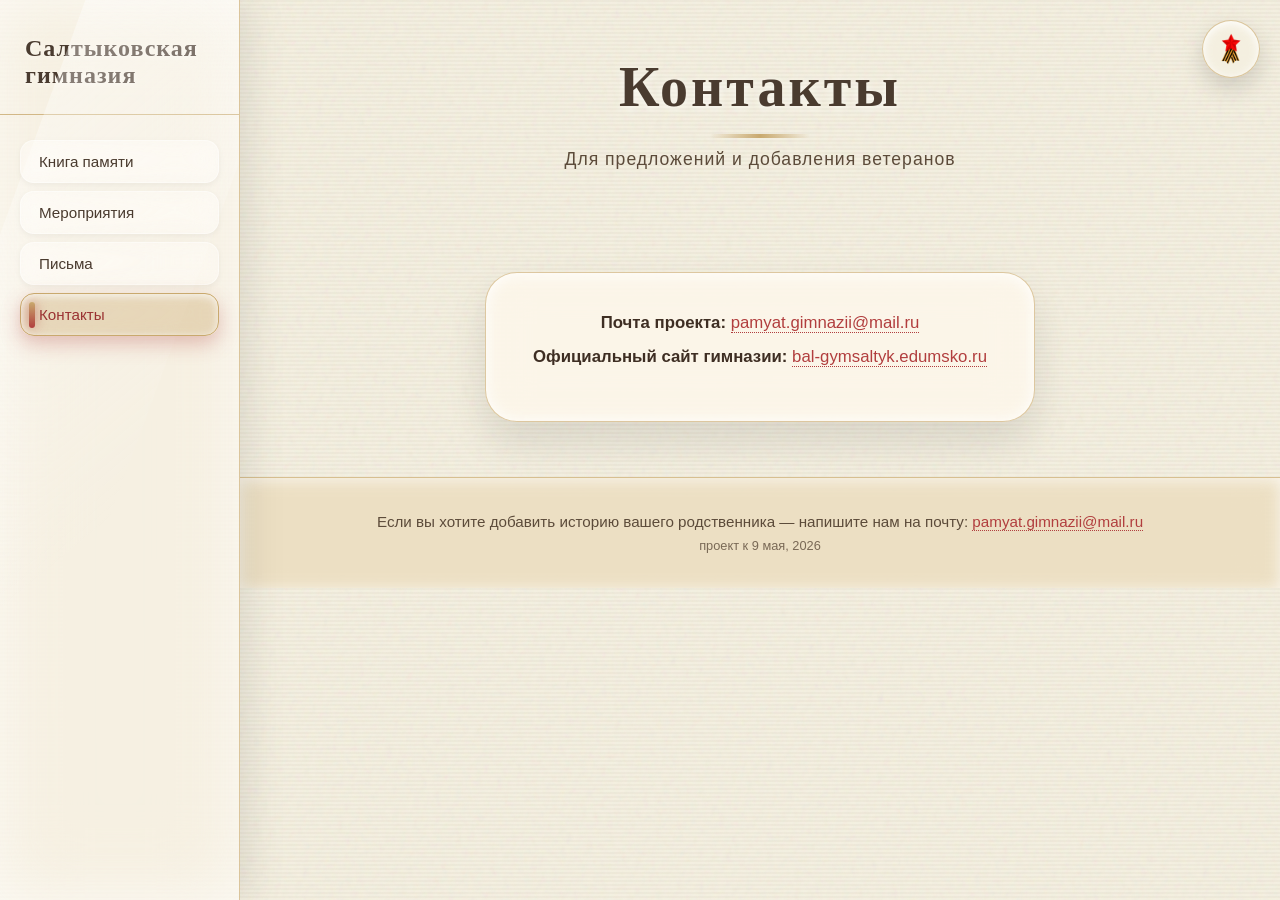
<file: contacts.html>
<!DOCTYPE html>
<html lang="ru">
<head>
    <meta charset="UTF-8">
    <meta name="viewport" content="width=device-width, initial-scale=1.0">
    <title>Контакты — Салтыковская гимназия</title>
    <meta http-equiv="X-Content-Type-Options" content="nosniff">
    <meta name="referrer" content="no-referrer-when-downgrade">
    <meta http-equiv="Content-Security-Policy" content="default-src 'self'; style-src 'self' 'unsafe-inline' https://fonts.googleapis.com; font-src 'self' https://fonts.gstatic.com; script-src 'self' 'unsafe-inline'; img-src 'self' data:; connect-src 'self';">
    <link rel="preconnect" href="https://fonts.googleapis.com">
    <link rel="preconnect" href="https://fonts.gstatic.com" crossorigin>
    <link href="https://fonts.googleapis.com/css2?family=Cormorant+Garamond:wght@400;600&family=Inter:wght@300;400;500&display=swap" rel="stylesheet">
    <link rel="stylesheet" href="style.css">
</head>
<body>
    <nav id="sidebar" class="sidebar">
        <div class="sidebar-header"><span class="sidebar-title">Салтыковская гимназия</span></div>
        <ul class="sidebar-nav">
            <li><a href="index.html">Книга памяти</a></li>
            <li><a href="events.html">Мероприятия</a></li>
            <li><a href="letters.html">Письма</a></li>
            <li><a href="contacts.html" class="active">Контакты</a></li>
        </ul>
    </nav>

    <button id="menu-toggle" class="menu-toggle" aria-label="Открыть меню">
        <img src="star-icon.png" alt="Меню" class="menu-icon-img">
    </button>

    <main class="content">
        <section class="intro">
            <h1>Контакты</h1>
            <p class="subtitle">Для предложений и добавления ветеранов</p>
        </section>
        <div class="contacts-block">
            <p><strong>Почта проекта:</strong> <a href="mailto:pamyat.gimnazii@mail.ru">pamyat.gimnazii@mail.ru</a></p>
            <p><strong>Официальный сайт гимназии:</strong> <a href="https://bal-gymsaltyk.edumsko.ru" target="_blank" rel="noopener">bal-gymsaltyk.edumsko.ru</a></p>
        </div>
    </main>

    <footer class="footer">
        <p>Если вы хотите добавить историю вашего родственника — напишите нам на почту: <a href="mailto:pamyat.gimnazii@mail.ru">pamyat.gimnazii@mail.ru</a></p>
        <p class="small">проект к 9 мая, 2026</p>
    </footer>

    <script src="script.js"></script>
</body>
</html>
</file>
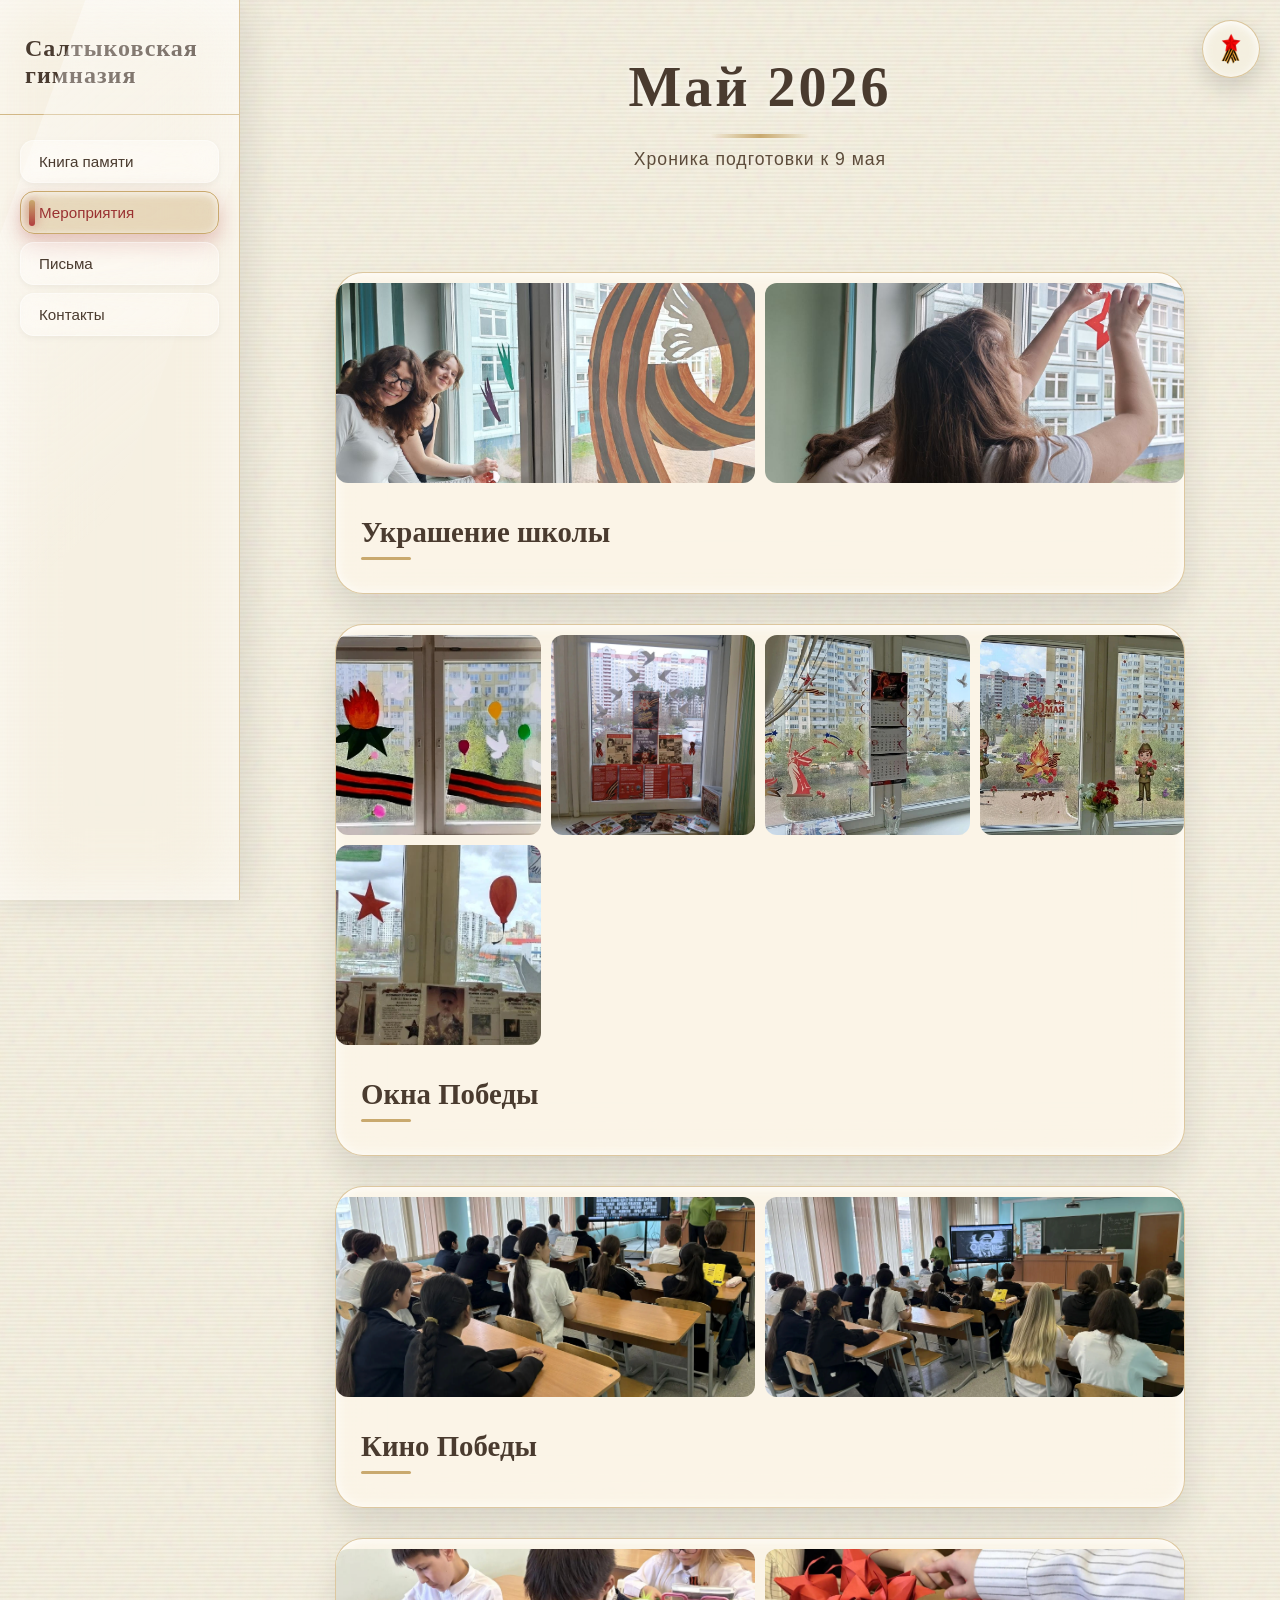
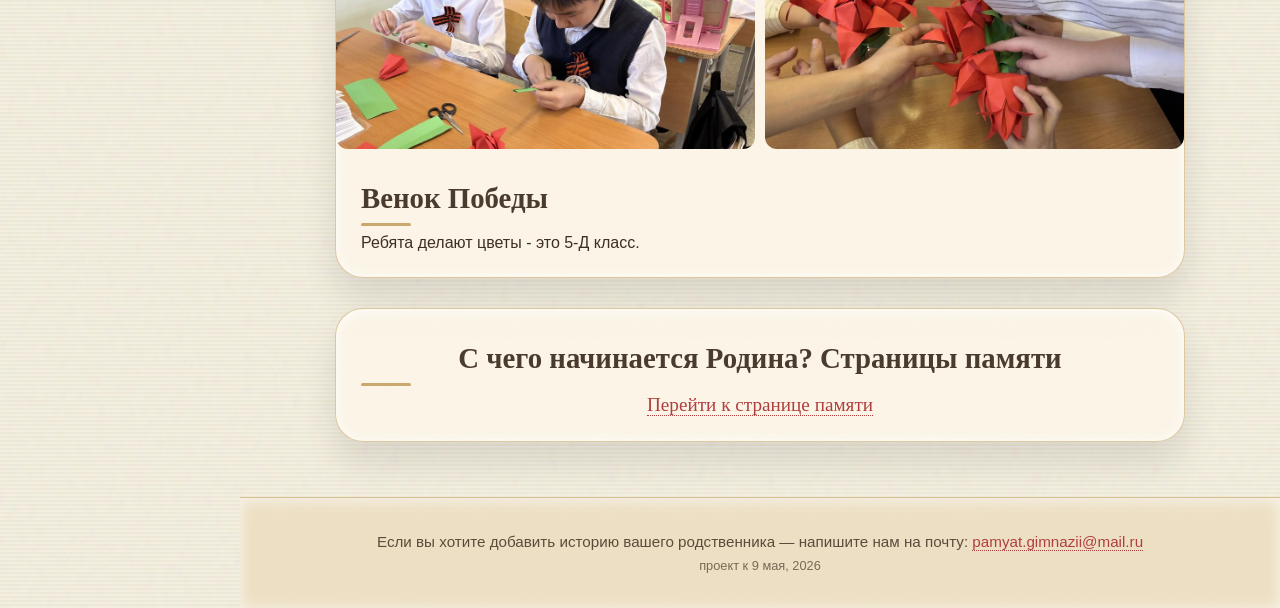
<file: events.html>
<!DOCTYPE html>
<html lang="ru">
<head>
    <meta charset="UTF-8">
    <meta name="viewport" content="width=device-width, initial-scale=1.0">
    <title>Мероприятия — Салтыковская гимназия</title>
    <meta http-equiv="X-Content-Type-Options" content="nosniff">
    <meta name="referrer" content="no-referrer-when-downgrade">
    <meta http-equiv="Content-Security-Policy" content="default-src 'self'; style-src 'self' 'unsafe-inline' https://fonts.googleapis.com; font-src 'self' https://fonts.gstatic.com; script-src 'self' 'unsafe-inline'; img-src 'self' data:; connect-src 'self';">
    <link rel="preconnect" href="https://fonts.googleapis.com">
    <link rel="preconnect" href="https://fonts.gstatic.com" crossorigin>
    <link href="https://fonts.googleapis.com/css2?family=Cormorant+Garamond:wght@400;600&family=Inter:wght@300;400;500&display=swap" rel="stylesheet">
    <link rel="stylesheet" href="style.css">
    <style>
        /* Галерея внутри карточки мероприятия */
        .event-gallery {
            display: grid;
            grid-template-columns: repeat(auto-fit, minmax(200px, 1fr));
            gap: 10px;
            margin-top: 10px;
        }
        .event-gallery img {
            width: 100%;
            height: 200px;
            object-fit: cover;
            border-radius: 12px;
            background: #E2D7C1;
        }
        @media (max-width: 768px) {
            .event-gallery {
                grid-template-columns: repeat(auto-fit, minmax(140px, 1fr));
                gap: 8px;
            }
            .event-gallery img {
                height: 160px;
            }
        }
    </style>
</head>
<body>
    <nav id="sidebar" class="sidebar">
        <div class="sidebar-header"><span class="sidebar-title">Салтыковская гимназия</span></div>
        <ul class="sidebar-nav">
            <li><a href="index.html">Книга памяти</a></li>
            <li><a href="events.html" class="active">Мероприятия</a></li>
            <li><a href="letters.html">Письма</a></li>
            <li><a href="contacts.html">Контакты</a></li>
        </ul>
    </nav>

    <button id="menu-toggle" class="menu-toggle" aria-label="Открыть меню">
        <img src="star-icon.png" alt="Меню" class="menu-icon-img">
    </button>

    <main class="content">
        <section class="intro">
            <h1>Май 2026</h1>
            <p class="subtitle">Хроника подготовки к 9 мая</p>
        </section>
        <div class="events-feed">

            <!-- Украшение школы (галерея) -->
            <div class="event-card">
                <div class="event-gallery">
                    <img src="school-decoration1.jpg" alt="Украшение школы" onerror="this.style.display='none'; this.parentElement.innerHTML+='<div style=\'width:100%;height:200px;background:#D3C7A6;display:flex;align-items:center;justify-content:center;border-radius:12px;color:#5C4B3A;\'>Фото недоступно</div>'">
                    <img src="school-decoration.jpg" alt="Украшение школы" onerror="this.style.display='none'; this.parentElement.innerHTML+='<div style=\'width:100%;height:200px;background:#D3C7A6;display:flex;align-items:center;justify-content:center;border-radius:12px;color:#5C4B3A;\'>Фото недоступно</div>'">
                </div>
                <div class="event-info">
                    <h3>Украшение школы</h3>
                </div>
            </div>

            <!-- Окна Победы (галерея) -->
            <div class="event-card">
                <div class="event-gallery">
                    <img src="Windows-of-Victory.png" alt="Окна Победы" onerror="this.style.display='none'; this.parentElement.innerHTML+='<div style=\'width:100%;height:200px;background:#D3C7A6;display:flex;align-items:center;justify-content:center;border-radius:12px;color:#5C4B3A;\'>Фото недоступно</div>'">
                    <img src="Windows-of-Victory1.png" alt="Окна Победы" onerror="this.style.display='none'; this.parentElement.innerHTML+='<div style=\'width:100%;height:200px;background:#D3C7A6;display:flex;align-items:center;justify-content:center;border-radius:12px;color:#5C4B3A;\'>Фото недоступно</div>'">
                    <img src="Windows-of-Victory2.png" alt="Окна Победы" onerror="this.style.display='none'; this.parentElement.innerHTML+='<div style=\'width:100%;height:200px;background:#D3C7A6;display:flex;align-items:center;justify-content:center;border-radius:12px;color:#5C4B3A;\'>Фото недоступно</div>'">
                    <img src="Windows-of-Victory3.png" alt="Окна Победы" onerror="this.style.display='none'; this.parentElement.innerHTML+='<div style=\'width:100%;height:200px;background:#D3C7A6;display:flex;align-items:center;justify-content:center;border-radius:12px;color:#5C4B3A;\'>Фото недоступно</div>'">
                    <img src="Windows-of-Victory4.png" alt="Окна Победы" onerror="this.style.display='none'; this.parentElement.innerHTML+='<div style=\'width:100%;height:200px;background:#D3C7A6;display:flex;align-items:center;justify-content:center;border-radius:12px;color:#5C4B3A;\'>Фото недоступно</div>'">
                </div>
                <div class="event-info">
                    <h3>Окна Победы</h3>
                </div>
            </div>

            <!-- Кино Победы -->
            <div class="event-card">
                <div class="event-gallery">
                    <img src="CinemaVictories.png" alt="Кино Победы" onerror="this.style.display='none'; this.parentElement.innerHTML+='<div style=\'width:100%;height:200px;background:#D3C7A6;display:flex;align-items:center;justify-content:center;border-radius:12px;color:#5C4B3A;\'>Фото недоступно</div>'">
                    <img src="CinemaVictories1.png" alt="Кино Победы" onerror="this.style.display='none'; this.parentElement.innerHTML+='<div style=\'width:100%;height:200px;background:#D3C7A6;display:flex;align-items:center;justify-content:center;border-radius:12px;color:#5C4B3A;\'>Фото недоступно</div>'">
                </div>
                <div class="event-info">
                    <h3>Кино Победы</h3>
                </div>
            </div>

            <!-- Венок Победы -->
            <div class="event-card">
                <div class="event-gallery">
                    <img src="VictoryWreath.png" alt="Венок Победы" onerror="this.style.display='none'; this.parentElement.innerHTML+='<div style=\'width:100%;height:200px;background:#D3C7A6;display:flex;align-items:center;justify-content:center;border-radius:12px;color:#5C4B3A;\'>Фото недоступно</div>'">
                    <img src="VictoryWreath1.png" alt="Венок Победы" onerror="this.style.display='none'; this.parentElement.innerHTML+='<div style=\'width:100%;height:200px;background:#D3C7A6;display:flex;align-items:center;justify-content:center;border-radius:12px;color:#5C4B3A;\'>Фото недоступно</div>'">
                </div>
                <div class="event-info">
                    <h3>Венок Победы</h3>
                    <p>Ребята делают цветы - это 5-Д класс.</p>
                </div>
            </div>

            <!-- С чего начинается Родина? Страницы памяти -->
            <div class="event-card">
                <div class="event-info" style="text-align: center;">
                    <h3>С чего начинается Родина? Страницы памяти</h3>
                    <a href="https://padwork.ru/p/168e69a7-6074-473e-8041-a24e1e18327f" target="_blank" rel="noopener" style="color: #B13E3E; font-family: 'Cormorant Garamond', serif; font-size: 1.2rem; text-decoration: none; border-bottom: 1px dotted #B13E3E;">Перейти к странице памяти</a>
                </div>
            </div>

        </div>
    </main>

    <footer class="footer">
        <p>Если вы хотите добавить историю вашего родственника — напишите нам на почту: <a href="mailto:pamyat.gimnazii@mail.ru">pamyat.gimnazii@mail.ru</a></p>
        <p class="small">проект к 9 мая, 2026</p>
    </footer>

    <script src="script.js"></script>
</body>
</html>
</file>
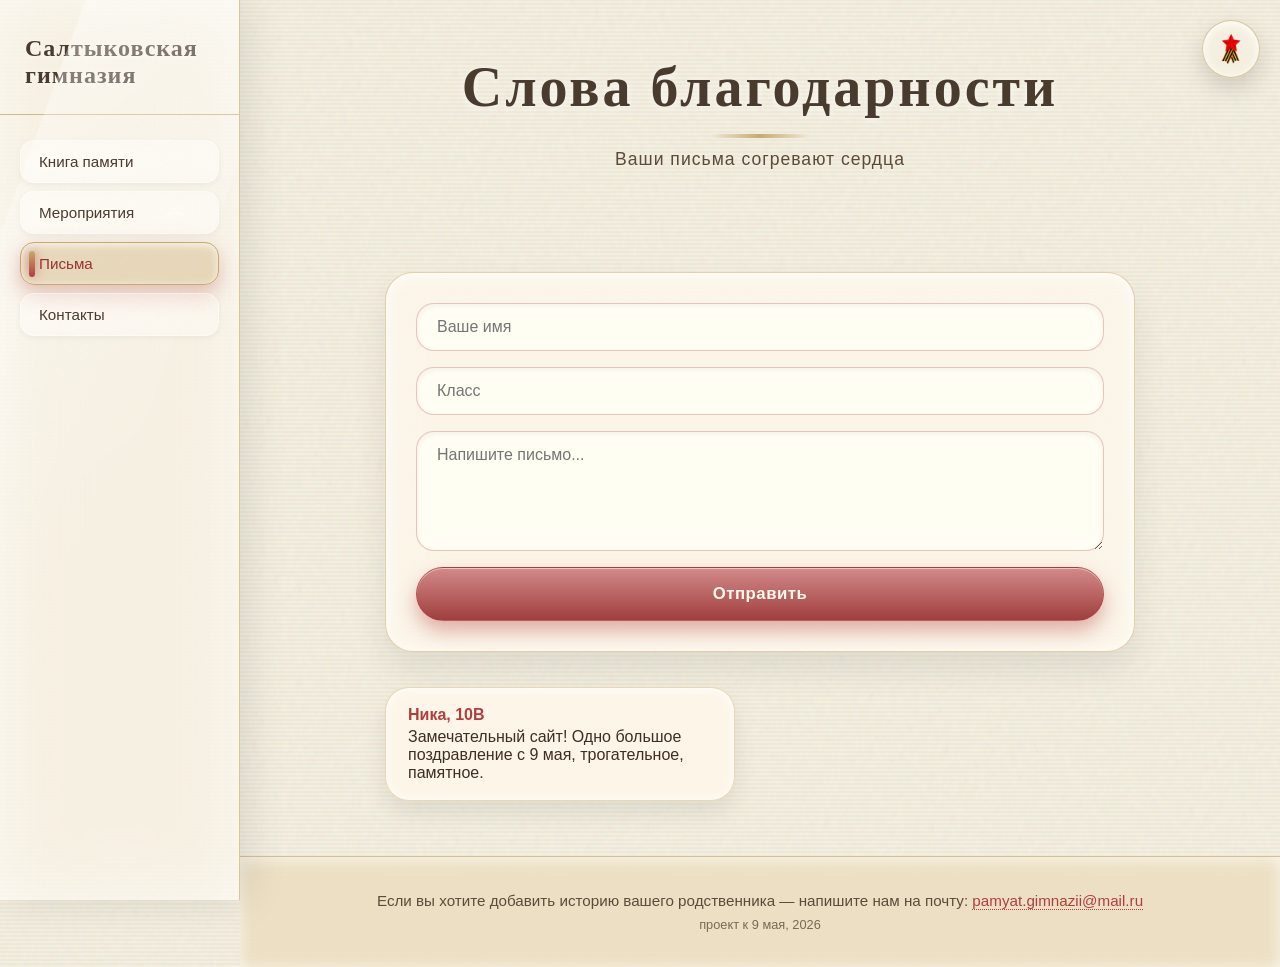
<file: letters.html>
<!DOCTYPE html>
<html lang="ru">
<head>
    <meta charset="UTF-8">
    <meta name="viewport" content="width=device-width, initial-scale=1.0">
    <title>Письма — Салтыковская гимназия</title>
    <meta http-equiv="X-Content-Type-Options" content="nosniff">
    <meta name="referrer" content="no-referrer-when-downgrade">
    <meta http-equiv="Content-Security-Policy" content="default-src 'self'; style-src 'self' 'unsafe-inline' https://fonts.googleapis.com; font-src 'self' https://fonts.gstatic.com; script-src 'self' 'unsafe-inline'; img-src 'self' data:; connect-src 'self' https://formspree.io; form-action https://formspree.io;">
    <link rel="preconnect" href="https://fonts.googleapis.com">
    <link rel="preconnect" href="https://fonts.gstatic.com" crossorigin>
    <link href="https://fonts.googleapis.com/css2?family=Cormorant+Garamond:wght@400;600&family=Inter:wght@300;400;500&display=swap" rel="stylesheet">
    <link rel="stylesheet" href="style.css">
</head>
<body>
    <nav id="sidebar" class="sidebar">
        <div class="sidebar-header"><span class="sidebar-title">Салтыковская гимназия</span></div>
        <ul class="sidebar-nav">
            <li><a href="index.html">Книга памяти</a></li>
            <li><a href="events.html">Мероприятия</a></li>
            <li><a href="letters.html" class="active">Письма</a></li>
            <li><a href="contacts.html">Контакты</a></li>
        </ul>
    </nav>

    <button id="menu-toggle" class="menu-toggle" aria-label="Открыть меню">
        <img src="star-icon.png" alt="Меню" class="menu-icon-img">
    </button>

    <main class="content">
        <section class="intro">
            <h1>Слова благодарности</h1>
            <p class="subtitle">Ваши письма согревают сердца</p>
        </section>
        <div class="letters-container">
            <form class="letter-form" id="letter-form"
                  action="https://formspree.io/f/mnjwgpwp" method="POST">
                <input type="text" name="name" id="letter-name" placeholder="Ваше имя" required>
                <input type="text" name="class" id="letter-class" placeholder="Класс" required>
                <textarea name="message" id="letter-text" placeholder="Напишите письмо..." rows="5" required></textarea>
                <button type="submit" class="btn-submit">Отправить</button>
            </form>
            <div class="published-letters" id="published-letters">
                <!-- Письмо от Ники, 10В -->
                <div class="letter-bubble">
                    <p class="letter-author">Ника, 10В</p>
                    <p>Замечательный сайт! Одно большое поздравление с 9 мая, трогательное, памятное.</p>
                </div>
                <!-- Здесь можно добавлять новые письма -->
            </div>
        </div>
    </main>

    <footer class="footer">
        <p>Если вы хотите добавить историю вашего родственника — напишите нам на почту: <a href="mailto:pamyat.gimnazii@mail.ru">pamyat.gimnazii@mail.ru</a></p>
        <p class="small">проект к 9 мая, 2026</p>
    </footer>

    <script src="script.js"></script>
</body>
</html>
</file>
<file: style.css>
/* === Базовые настройки === */
* { margin: 0; padding: 0; box-sizing: border-box; }

body {
    font-family: 'Inter', 'Segoe UI', sans-serif;
    color: #3E2E23;
    min-height: 100vh;
    position: relative;
    background: radial-gradient(ellipse at 50% 50%, rgba(0,0,0,0) 60%, rgba(0,0,0,0.15) 100%);
    background-color: #F5F0E1;
    background-image:
        repeating-linear-gradient(0deg, transparent, transparent 2px, rgba(139,119,90,0.05) 2px, rgba(139,119,90,0.05) 4px),
        url("data:image/svg+xml,%3Csvg viewBox='0 0 200 200' xmlns='http://www.w3.org/2000/svg'%3E%3Cfilter id='noise'%3E%3CfeTurbulence type='fractalNoise' baseFrequency='0.65' numOctaves='3' stitchTiles='stitch'/%3E%3C/filter%3E%3Crect width='100%' height='100%' filter='url(%23noise)' opacity='0.08'/%3E%3C/svg%3E");
    padding-left: 240px;
    cursor: url("data:image/svg+xml,%3Csvg width='26' height='26' viewBox='0 0 100 100' xmlns='http://www.w3.org/2000/svg'%3E%3Cpolygon points='50,5 61,35 93,35 67,55 76,93 50,70 24,93 33,55 7,35 39,35' fill='%23B13E3E' stroke='%23C9A96E' stroke-width='3'/%3E%3C/svg%3E") 13 13, auto;
}

/* ===== Боковая панель (усиленное стекло) ===== */
.sidebar {
    width: 240px;
    background: rgba(255, 248, 236, 0.4);
    backdrop-filter: blur(40px);
    -webkit-backdrop-filter: blur(40px);
    border-right: 1px solid rgba(201, 169, 110, 0.6);
    padding: 35px 0;
    position: fixed;
    top: 0; left: 0; bottom: 0;
    z-index: 100;
    box-shadow:
        inset 0 0 60px rgba(255,255,255,0.6),
        6px 0 40px rgba(0,0,0,0.1);
    display: flex;
    flex-direction: column;
    overflow: hidden;
}
.sidebar::before {
    content: '';
    position: absolute;
    top: -50%;
    left: -30%;
    width: 200px;
    height: 200%;
    background: linear-gradient(120deg, rgba(255,255,255,0.6) 0%, transparent 60%);
    transform: rotate(20deg);
    pointer-events: none;
}

.sidebar-header {
    padding: 0 25px 25px;
    border-bottom: 1px solid rgba(201, 169, 110, 0.8);
    margin-bottom: 25px;
}

.sidebar-title {
    font-family: 'Cormorant Garamond', serif;
    font-size: 1.5rem;
    font-weight: 600;
    color: #4A3B2F;
    letter-spacing: 1px;
    text-shadow: 0 1px 4px rgba(255,255,255,0.7);
}

.sidebar-nav { list-style: none; padding: 0 20px; flex-grow: 1; }
.sidebar-nav li { margin-bottom: 8px; }

.sidebar-nav a {
    display: block;
    padding: 12px 18px;
    color: #4A3B2F;
    text-decoration: none;
    border-radius: 14px;
    font-size: 0.95rem;
    font-weight: 400;
    background: rgba(255,255,255,0.25);
    backdrop-filter: blur(8px);
    border: 1px solid rgba(255,255,255,0.4);
    transition: all 0.3s ease;
    position: relative;
    box-shadow: 0 2px 6px rgba(0,0,0,0.05);
}

.sidebar-nav a:hover {
    background: rgba(201,169,110,0.3);
    color: #B13E3E;
    border-color: rgba(201,169,110,0.8);
    box-shadow: 0 6px 15px rgba(177,62,62,0.2);
}

.sidebar-nav a.active {
    background: rgba(201,169,110,0.4);
    color: #9A3232;
    border-color: #C9A96E;
    box-shadow: inset 0 2px 8px rgba(255,255,255,0.8), 0 8px 20px rgba(177,62,62,0.3);
    font-weight: 500;
}

.sidebar-nav a.active::before {
    content: '';
    position: absolute;
    left: 8px;
    top: 50%;
    transform: translateY(-50%);
    width: 6px; height: 26px;
    background: linear-gradient(180deg, #C9A96E, #B13E3E);
    border-radius: 4px;
    box-shadow: 0 0 12px rgba(177,62,62,0.6);
}

/* ===== Кнопка-звезда (мобильная) ===== */
.menu-toggle {
    display: none;
    position: fixed;
    top: 20px;
    right: 20px;
    left: auto;
    z-index: 200;
    background: rgba(245,240,225,0.85);
    backdrop-filter: blur(20px);
    border: 1px solid rgba(201,169,110,0.6);
    border-radius: 50%;
    width: 58px; height: 58px;
    cursor: pointer;
    box-shadow: 0 10px 25px rgba(0,0,0,0.15), inset 0 2px 10px white;
    animation: breathe 3s ease-in-out infinite;
    display: flex;
    align-items: center;
    justify-content: center;
    padding: 8px;
}

.menu-icon-img {
    width: 100%;
    height: 100%;
    object-fit: contain;
    border-radius: 50%;
}

@keyframes breathe {
    0%, 100% { transform: scale(1); box-shadow: 0 8px 20px rgba(0,0,0,0.1), inset 0 2px 8px white; }
    50% { transform: scale(1.06); box-shadow: 0 14px 30px rgba(177,62,62,0.25), inset 0 2px 14px white; }
}

/* ===== Основной контент ===== */
.content {
    max-width: 1100px;
    margin: 0 auto;
    padding: 55px 40px;
    display: flex;
    flex-direction: column;
    align-items: center;
}

.intro { text-align: center; margin-bottom: 70px; width: 100%; position: relative; }
.intro h1 {
    font-family: 'Cormorant Garamond', serif;
    font-size: 3.5rem;
    font-weight: 600;
    color: #4A3B2F;
    letter-spacing: 3px;
    margin-bottom: 0.2em;
    text-shadow: 0 2px 8px rgba(255,255,255,0.7);
}
.intro h1::after {
    content: '';
    display: block;
    width: 100px;
    height: 4px;
    margin: 15px auto 0;
    background: linear-gradient(90deg, transparent, #C9A96E, transparent);
    border-radius: 2px;
}

.subtitle {
    font-size: 1.1rem;
    color: #5C4B3A;
    letter-spacing: 1px;
    margin-bottom: 2rem;
}
.intro-text {
    max-width: 600px;
    margin: 0 auto;
    line-height: 1.8;
    font-weight: 300;
    position: relative;
}
.intro-text::first-letter {
    font-family: 'Cormorant Garamond', serif;
    font-size: 3.5rem;
    float: left;
    line-height: 0.8;
    margin-right: 8px;
    color: #B13E3E;
    font-weight: 600;
}

/* Поиск */
.search { margin-bottom: 50px; width: 100%; display: flex; justify-content: center; }
.search-row {
    display: flex; gap: 15px; flex-wrap: wrap; justify-content: center; align-items: center;
    background: rgba(255,248,236,0.75);
    backdrop-filter: blur(20px);
    padding: 10px 30px;
    border-radius: 50px;
    box-shadow: 0 15px 35px rgba(0,0,0,0.08), inset 0 1px 10px white;
    border: 1px solid rgba(201,169,110,0.5);
}

.search-row input {
    padding: 14px 24px;
    border: 1px solid rgba(177,62,62,0.25);
    border-radius: 30px;
    background: rgba(255,255,245,0.8);
    backdrop-filter: blur(5px);
    font-family: inherit;
    font-size: 0.95rem;
    outline: none;
    width: 200px;
    box-shadow: inset 0 2px 6px rgba(0,0,0,0.05);
    transition: all 0.2s;
}
.search-row input:focus {
    border-color: #B13E3E;
    box-shadow: 0 0 18px rgba(177,62,62,0.3), inset 0 2px 6px rgba(0,0,0,0.05);
    background: #fffef5;
}

.search-row button {
    padding: 14px 32px;
    background: linear-gradient(180deg, #D28A8A 0%, #A13E3E 100%);
    color: #FFF8EC;
    border: 1px solid rgba(177,62,62,0.7);
    border-radius: 30px;
    font-family: inherit;
    font-size: 1rem;
    font-weight: 500;
    cursor: pointer;
    box-shadow: 0 8px 18px rgba(177,62,62,0.4), inset 0 1px 0 rgba(255,255,255,0.5);
    position: relative;
    overflow: hidden;
    transition: all 0.2s;
}
.search-row button::after {
    content: '';
    position: absolute;
    top: -30%;
    left: -40%;
    width: 80px;
    height: 150%;
    background: rgba(255,255,255,0.3);
    transform: rotate(30deg);
    transition: left 0.5s;
}
.search-row button:hover::after {
    left: 120%;
}
.search-row button:hover {
    background: linear-gradient(180deg, #E39A9A 0%, #B14A4A 100%);
    box-shadow: 0 12px 25px rgba(177,62,62,0.6), inset 0 1px 0 rgba(255,255,255,0.6);
}

/* Сетка карточек */
.grid {
    display: grid;
    grid-template-columns: repeat(auto-fill, minmax(250px, 1fr));
    gap: 30px;
    width: 100%;
    margin-bottom: 60px;
}

/* Карточка (суперстекло) */
.card {
    background: rgba(255,248,236,0.55);
    backdrop-filter: blur(24px);
    -webkit-backdrop-filter: blur(24px);
    border-radius: 24px;
    overflow: hidden;
    border: 1px solid rgba(201,169,110,0.6);
    box-shadow:
        0 25px 45px rgba(0,0,0,0.1),
        inset 0 1px 15px rgba(255,255,255,0.8);
    transition: all 0.35s ease;
    cursor: pointer;
    display: flex;
    flex-direction: column;
    position: relative;
    opacity: 0;
    transform: translateY(30px);
    transition: opacity 0.6s ease, transform 0.6s ease;
}
.card.visible {
    opacity: 1;
    transform: translateY(0);
}
.card::before {
    content: '';
    position: absolute;
    top: -40%;
    left: -50%;
    width: 250px;
    height: 250px;
    background: radial-gradient(circle, rgba(255,255,255,0.7) 0%, transparent 70%);
    opacity: 0;
    transition: opacity 0.35s;
    pointer-events: none;
}
.card:hover::before {
    opacity: 0.5;
}
.card:hover {
    transform: translateY(-12px);
    box-shadow:
        0 35px 55px rgba(177,62,62,0.25),
        inset 0 2px 25px rgba(255,255,255,0.9);
    border-color: #C9A96E;
    background: rgba(255,252,245,0.7);
}

.card-image { width: 100%; height: 210px; overflow: hidden; background: #E2D7C1; }

/* Общие стили для всех картинок внутри карточек */
.card-image img {
    width: 100%;
    height: 100%;
    object-fit: contain;
    background: #E2D7C1;
    padding: 20px;
    transition: transform 0.4s;
}

/* Георгиевская лента — дополнительная гарантия */
.lenta-placeholder {
    width: 100%;
    height: 100%;
    object-fit: contain;
    background: #E2D7C1;
    padding: 20px;
}

.card:hover .card-image img { transform: scale(1.05); }

.no-photo {
    width: 100%; height: 100%;
    display: flex; align-items: center; justify-content: center;
    background: linear-gradient(135deg, #D3C7A6, #C2B28A);
    color: #5C4B3A;
    font-size: 1rem;
    letter-spacing: 0.5px;
}

.card-info { padding: 20px 18px; }

/* Ученик теперь нейтральный */
.card-student-name {
    font-size: 0.8rem;
    color: #7A6A5A;
    text-transform: uppercase;
    letter-spacing: 1px;
    font-weight: 500;
    margin-bottom: 6px;
}
/* Подпись «ученик —» */
.card-student-name::before {
    content: 'ученик — ';
    font-weight: 600;
    color: #7A6A5A;
}

/* Ветеран — красный акцент */
.card-veteran-name {
    font-size: 1.3rem;
    color: #B13E3E;
    font-weight: 600;
    font-family: 'Cormorant Garamond', serif;
    margin-bottom: 5px;
}

.card-years { font-size: 0.9rem; color: #7A6A5A; }

/* Модальное окно */
.modal {
    display: none; position: fixed; top: 0; left: 0; width: 100%; height: 100%;
    background: rgba(0,0,0,0.45); backdrop-filter: blur(15px);
    z-index: 1000; justify-content: center; align-items: center;
}
.modal.active { display: flex; }

.modal-content {
    background: rgba(255,248,236,0.9);
    backdrop-filter: blur(30px);
    border: 1px solid rgba(201,169,110,0.8);
    border-radius: 30px;
    padding: 40px;
    max-width: 650px; width: 90%;
    max-height: 85vh; overflow-y: auto;
    box-shadow:
        0 45px 70px rgba(0,0,0,0.35),
        inset 0 2px 25px rgba(255,255,255,0.7);
    position: relative;
}
.modal-close { position: absolute; top: 15px; right: 22px; font-size: 36px; cursor: pointer; color: #7A6A5A; transition: color 0.2s; }
.modal-close:hover { color: #B13E3E; }
.modal-photo { width: 100%; max-height: 300px; object-fit: contain; border-radius: 20px; margin-bottom: 25px; box-shadow: 0 15px 30px rgba(0,0,0,0.2); }
.modal-content h2 { color: #7A6A5A; font-size: 0.9rem; text-transform: uppercase; letter-spacing: 1px; }
.modal-content h3 { font-family: 'Cormorant Garamond', serif; font-size: 2rem; margin-bottom: 12px; color: #B13E3E; }
.modal-content p { line-height: 1.8; margin-top: 18px; color: #4A3B2F; }

/* Мероприятия */
.events-feed { display: flex; flex-direction: column; gap: 30px; width: 100%; max-width: 850px; }
.event-card {
    background: rgba(255,248,236,0.7);
    backdrop-filter: blur(22px);
    border: 1px solid rgba(201,169,110,0.6);
    border-radius: 28px;
    overflow: hidden;
    box-shadow: 0 20px 35px rgba(0,0,0,0.1), inset 0 1px 12px white;
    transition: transform 0.3s;
}
.event-card:hover { transform: translateY(-8px); }
.event-img { width: 100%; height: 220px; object-fit: cover; display: block; }
.event-placeholder { background: #D3C7A6; display: flex; align-items: center; justify-content: center; color: #5C4B3A; }
.event-info { padding: 25px; }
.event-date { color: #B13E3E; font-size: 0.9rem; font-weight: 500; letter-spacing: 0.5px; margin-bottom: 8px; }
.event-info h3 {
    font-family: 'Cormorant Garamond', serif;
    font-size: 1.8rem;
    margin: 8px 0;
    color: #4A3B2F;
    position: relative;
}
.event-info h3::after {
    content: '';
    display: block;
    width: 50px;
    height: 3px;
    background: #C9A96E;
    margin-top: 8px;
    border-radius: 2px;
}

/* Письма */
.letters-container { width: 100%; max-width: 750px; display: flex; flex-direction: column; gap: 35px; }
.letter-form {
    display: flex; flex-direction: column; gap: 16px;
    background: rgba(255,248,236,0.75);
    backdrop-filter: blur(22px);
    padding: 30px;
    border-radius: 28px;
    box-shadow: 0 18px 35px rgba(0,0,0,0.08), inset 0 1px 14px white;
    border: 1px solid rgba(201,169,110,0.5);
}
.letter-form input, .letter-form textarea {
    padding: 14px 20px;
    border-radius: 18px;
    border: 1px solid rgba(177,62,62,0.3);
    background: rgba(255,255,245,0.8);
    backdrop-filter: blur(8px);
    font-family: inherit;
    font-size: 1rem;
    box-shadow: inset 0 2px 6px rgba(0,0,0,0.05);
    transition: all 0.2s;
}
.letter-form input:focus, .letter-form textarea:focus {
    border-color: #B13E3E;
    box-shadow: 0 0 15px rgba(177,62,62,0.2), inset 0 2px 6px rgba(0,0,0,0.05);
}
.btn-submit {
    padding: 16px;
    background: linear-gradient(180deg, #D28A8A, #A13E3E);
    color: #FFF8EC;
    border: 1px solid rgba(177,62,62,0.6);
    border-radius: 32px;
    cursor: pointer;
    font-weight: 600;
    font-size: 1.05rem;
    letter-spacing: 0.5px;
    box-shadow: 0 10px 20px rgba(177,62,62,0.4), inset 0 1px 0 rgba(255,255,255,0.5);
    transition: all 0.2s;
    position: relative;
    overflow: hidden;
}
.btn-submit::after {
    content: '';
    position: absolute;
    top: -20%;
    left: -40%;
    width: 60px;
    height: 140%;
    background: rgba(255,255,255,0.3);
    transform: rotate(30deg);
    transition: left 0.5s;
}
.btn-submit:hover::after { left: 120%; }
.btn-submit:hover {
    background: linear-gradient(180deg, #E39A9A, #B14A4A);
    box-shadow: 0 14px 28px rgba(177,62,62,0.6), inset 0 1px 0 rgba(255,255,255,0.6);
}

.published-letters { display: flex; flex-wrap: wrap; gap: 18px; }
.letter-bubble {
    background: rgba(255,248,236,0.8);
    backdrop-filter: blur(16px);
    padding: 18px 22px;
    border-radius: 24px;
    max-width: 350px;
    box-shadow: 0 12px 25px rgba(0,0,0,0.08), inset 0 1px 10px white;
    border: 1px solid rgba(201,169,110,0.4);
}
.letter-author { font-weight: 600; color: #B13E3E; margin-bottom: 4px; }

/* Контакты */
.contacts-block {
    background: rgba(255,248,236,0.75);
    backdrop-filter: blur(22px);
    padding: 40px;
    border-radius: 32px;
    max-width: 550px; width: 100%;
    box-shadow: 0 20px 40px rgba(0,0,0,0.1), inset 0 1px 15px white;
    border: 1px solid rgba(201,169,110,0.6);
    text-align: center;
}
.contacts-block p { margin-bottom: 14px; font-size: 1.05rem; }
.contacts-block a { color: #B13E3E; text-decoration: none; border-bottom: 1px dotted #B13E3E; }

/* Футер */
.footer {
    background: rgba(235,221,189,0.8);
    backdrop-filter: blur(20px);
    text-align: center;
    padding: 35px;
    color: #5C4B3A;
    font-size: 0.95rem;
    border-top: 1px solid rgba(201,169,110,0.6);
    box-shadow: inset 0 2px 15px rgba(255,255,255,0.7);
    width: 100%;
}
.footer a { color: #B13E3E; text-decoration: none; border-bottom: 1px dotted #B13E3E; }
.footer .small { font-size: 0.8rem; margin-top: 8px; opacity: 0.8; }

/* ========== Адаптивность ========== */
@media (max-width: 768px) {
    body {
        padding-left: 0;
        cursor: auto;
    }

    .sidebar {
        left: -280px;
        transition: left 0.35s;
    }
    .sidebar.open { left: 0; }

    .menu-toggle {
        display: flex;
    }

    .content {
        padding: 30px 20px;
    }

    .grid {
        grid-template-columns: 1fr;
    }

    .search-row {
        flex-direction: column;
        align-items: stretch;
    }
    .search-row input {
        width: 100%;
    }

    .intro h1 {
        font-size: 2.5rem;
    }
    .intro-text::first-letter {
        font-size: 2.8rem;
    }
}
</file>
